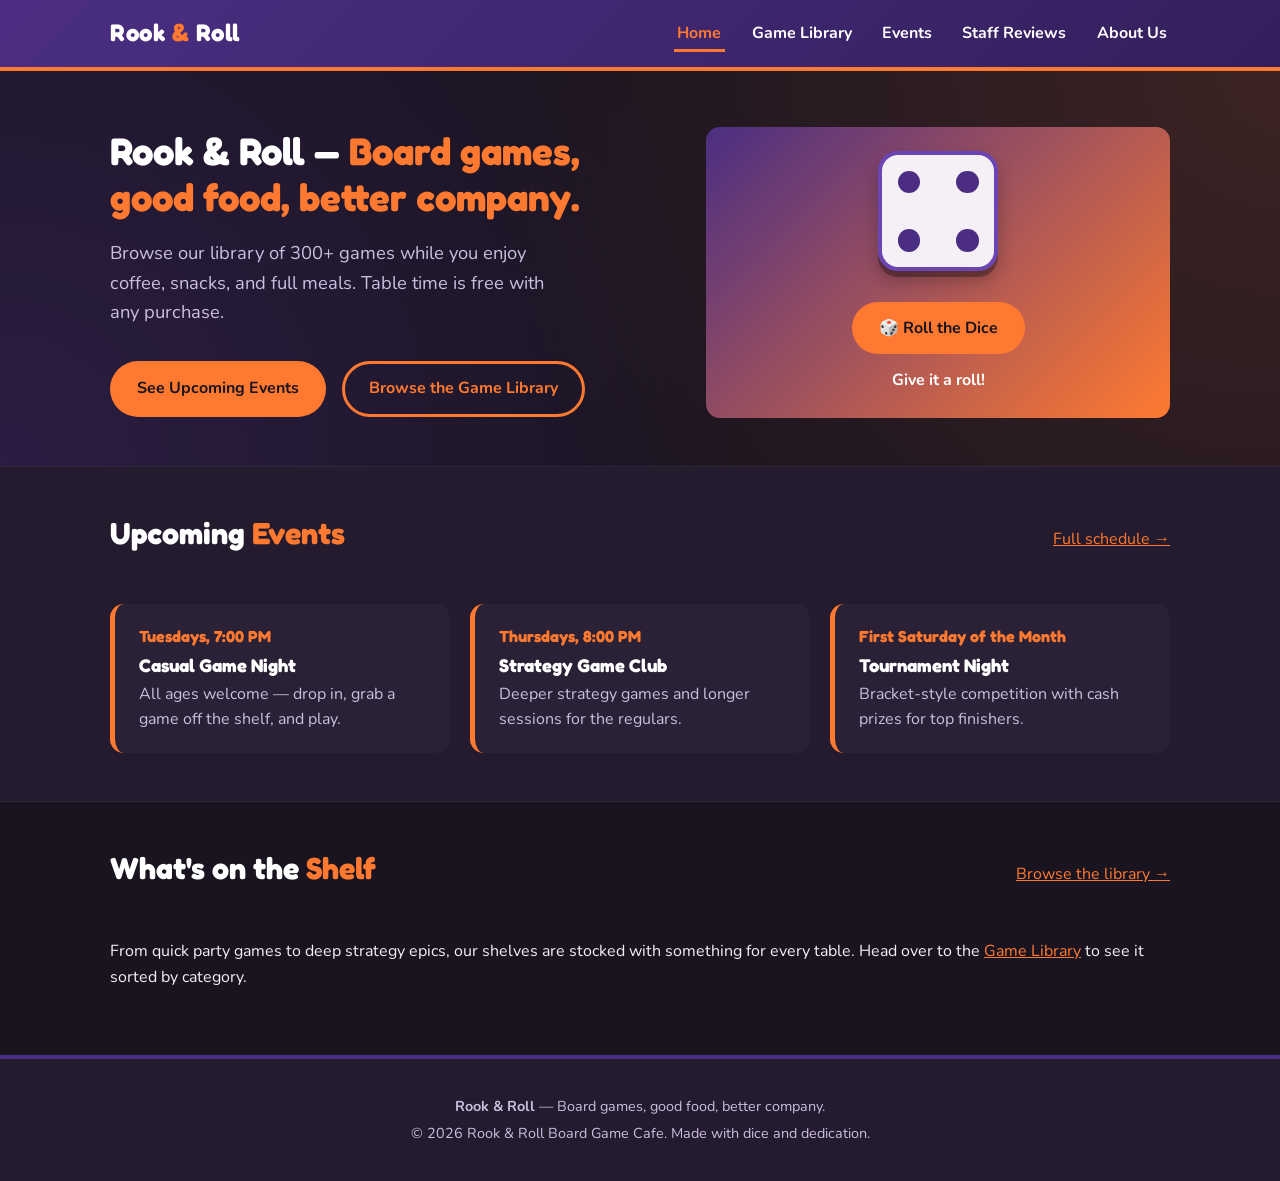
<file: index.html>
<!DOCTYPE html>
<html lang="en">
<head>
  <meta charset="UTF-8">
  <meta name="viewport" content="width=device-width, initial-scale=1.0">
  <title>Rook &amp; Roll — Board Game Cafe</title>
  <meta name="description" content="Rook & Roll is a board game cafe with a 300+ game library, coffee, snacks, and full meals. Free table time with any purchase.">
  <meta name="theme-color" content="#4B2E83">
  <link rel="preconnect" href="https://fonts.googleapis.com">
  <link rel="preconnect" href="https://fonts.gstatic.com" crossorigin>
  <link href="https://fonts.googleapis.com/css2?family=Fredoka:wght@500;700&family=Nunito:wght@400;700;800&display=swap" rel="stylesheet">
  <link rel="stylesheet" href="style.css">
</head>
<body>
  <a class="skip-link" href="#main-content">Skip to main content</a>

  <header class="site-header">
    <div class="nav-wrap">
      <a class="logo" href="index.html">Rook <span>&amp;</span> Roll</a>
      <button class="nav-toggle" aria-label="Toggle navigation menu" aria-expanded="false" aria-controls="main-nav"><span aria-hidden="true">☰</span></button>
      <nav class="main-nav" id="main-nav" aria-label="Primary">
        <ul>
          <li><a href="index.html" aria-current="page">Home</a></li>
          <li><a href="games.html">Game Library</a></li>
          <li><a href="events.html">Events</a></li>
          <li><a href="reviews.html">Staff Reviews</a></li>
          <li><a href="about.html">About Us</a></li>
        </ul>
      </nav>
    </div>
  </header>

  <main id="main-content">
    <section class="hero">
      <div class="container hero-grid">
        <div>
          <h1>Rook &amp; Roll — <span class="accent">Board games, good food, better company.</span></h1>
          <p class="lede">Browse our library of 300+ games while you enjoy coffee, snacks, and full meals. Table time is free with any purchase.</p>
          <a class="btn" href="events.html">See Upcoming Events</a>
          <a class="btn secondary" href="games.html" style="margin-left:0.75rem;">Browse the Game Library</a>
        </div>
        <div class="hero-art">
          <div class="dice-tile">
            <div class="die" id="heroDie">
              <div class="die-face" id="dieFace" data-value="4" role="img" aria-label="Die showing 4">
                <span class="pip" data-pos="1" aria-hidden="true"></span>
                <span class="pip" data-pos="2" aria-hidden="true"></span>
                <span class="pip" data-pos="3" aria-hidden="true"></span>
                <span class="pip" data-pos="4" aria-hidden="true"></span>
                <span class="pip" data-pos="5" aria-hidden="true"></span>
                <span class="pip" data-pos="6" aria-hidden="true"></span>
                <span class="pip" data-pos="7" aria-hidden="true"></span>
                <span class="pip" data-pos="8" aria-hidden="true"></span>
                <span class="pip" data-pos="9" aria-hidden="true"></span>
              </div>
            </div>
            <button type="button" class="btn roll-btn" id="rollDieBtn"><span aria-hidden="true">🎲</span> Roll the Dice</button>
            <p class="dice-status" id="diceStatus" role="status" aria-live="polite">Give it a roll!</p>
            <noscript>
              <p class="dice-status">Enable JavaScript to roll the dice — it's currently just showing a 4.</p>
            </noscript>
          </div>
        </div>
      </div>
    </section>

    <section class="alt">
      <div class="container">
        <div class="section-heading">
          <h2>Upcoming <span class="accent">Events</span></h2>
          <a href="events.html">Full schedule <span aria-hidden="true">&rarr;</span></a>
        </div>
        <div class="event-grid">
          <div class="event-card">
            <span class="when">Tuesdays, 7:00 PM</span>
            <h3>Casual Game Night</h3>
            <p>All ages welcome — drop in, grab a game off the shelf, and play.</p>
          </div>
          <div class="event-card">
            <span class="when">Thursdays, 8:00 PM</span>
            <h3>Strategy Game Club</h3>
            <p>Deeper strategy games and longer sessions for the regulars.</p>
          </div>
          <div class="event-card">
            <span class="when">First Saturday of the Month</span>
            <h3>Tournament Night</h3>
            <p>Bracket-style competition with cash prizes for top finishers.</p>
          </div>
        </div>
      </div>
    </section>

    <section>
      <div class="container">
        <div class="section-heading">
          <h2>What's on the <span class="accent">Shelf</span></h2>
          <a href="games.html">Browse the library <span aria-hidden="true">&rarr;</span></a>
        </div>
        <p>From quick party games to deep strategy epics, our shelves are stocked with something for every table. Head over to the <a href="games.html">Game Library</a> to see it sorted by category.</p>
      </div>
    </section>
  </main>

  <footer class="site-footer">
    <div class="container">
      <p><strong>Rook &amp; Roll</strong> — Board games, good food, better company.</p>
      <p>&copy; <span data-year>2026</span> Rook &amp; Roll Board Game Cafe. Made with dice and dedication.</p>
    </div>
  </footer>

  <script src="script.js"></script>
</body>
</html>
</file>
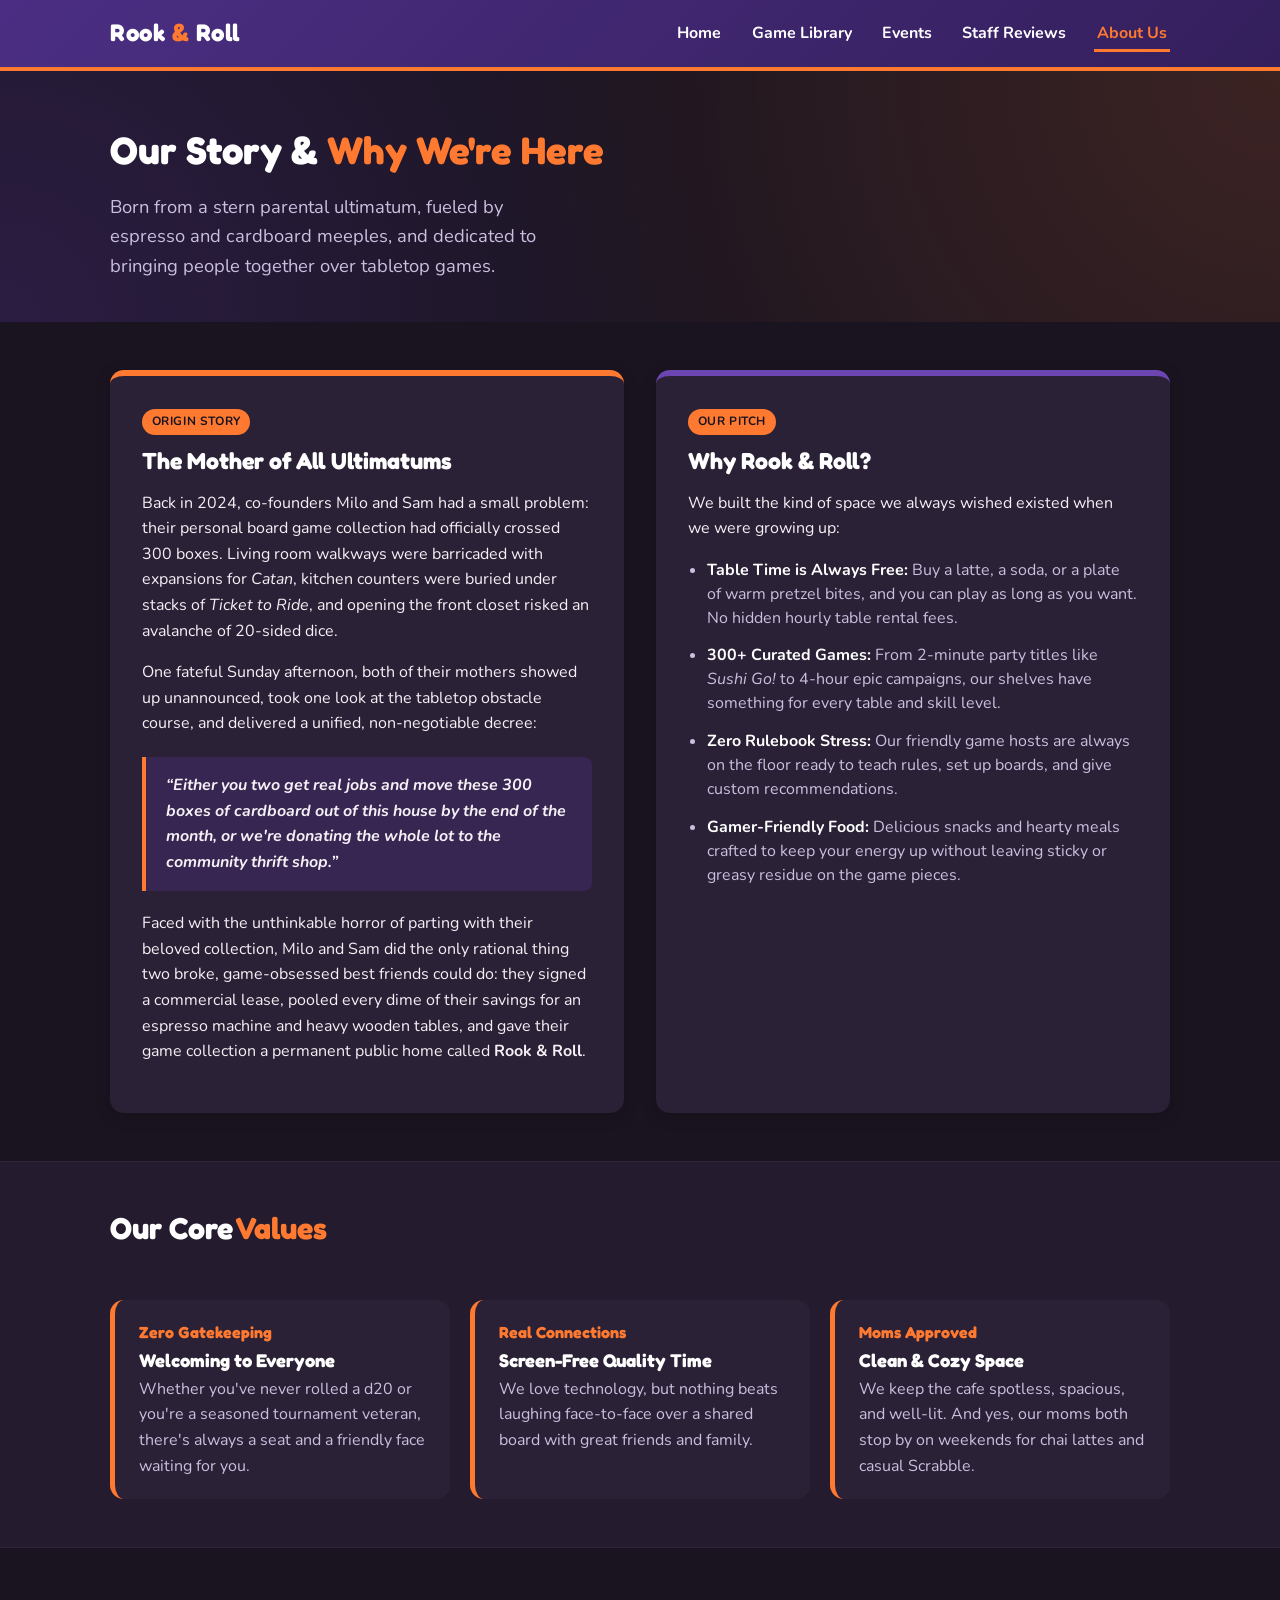
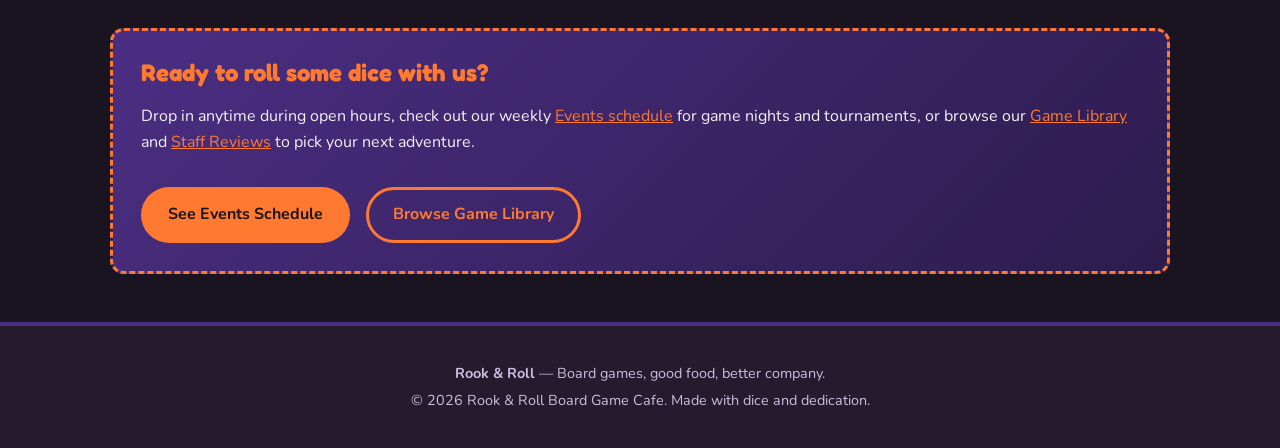
<file: about.html>
<!DOCTYPE html>
<html lang="en">
<head>
  <meta charset="UTF-8">
  <meta name="viewport" content="width=device-width, initial-scale=1.0">
  <title>About Us — Rook &amp; Roll</title>
  <meta name="description" content="Learn the story of Rook & Roll board game cafe — how two friends turned a parental ultimatum into a thriving 300+ game hangout with great food and coffee.">
  <meta name="theme-color" content="#4B2E83">
  <link rel="preconnect" href="https://fonts.googleapis.com">
  <link rel="preconnect" href="https://fonts.gstatic.com" crossorigin>
  <link href="https://fonts.googleapis.com/css2?family=Fredoka:wght@500;700&family=Nunito:wght@400;700;800&display=swap" rel="stylesheet">
  <link rel="stylesheet" href="style.css">
</head>
<body>
  <a class="skip-link" href="#main-content">Skip to main content</a>

  <header class="site-header">
    <div class="nav-wrap">
      <a class="logo" href="index.html">Rook <span>&amp;</span> Roll</a>
      <button class="nav-toggle" aria-label="Toggle navigation menu" aria-expanded="false" aria-controls="main-nav"><span aria-hidden="true">☰</span></button>
      <nav class="main-nav" id="main-nav" aria-label="Primary">
        <ul>
          <li><a href="index.html">Home</a></li>
          <li><a href="games.html">Game Library</a></li>
          <li><a href="events.html">Events</a></li>
          <li><a href="reviews.html">Staff Reviews</a></li>
          <li><a href="about.html" aria-current="page">About Us</a></li>
        </ul>
      </nav>
    </div>
  </header>

  <main id="main-content">
    <section class="hero" style="padding-bottom: 1.5rem;">
      <div class="container">
        <h1>Our Story &amp; <span class="accent">Why We're Here</span></h1>
        <p class="lede">Born from a stern parental ultimatum, fueled by espresso and cardboard meeples, and dedicated to bringing people together over tabletop games.</p>
      </div>
    </section>

    <section>
      <div class="container">
        <div class="story-grid">
          <div class="story-card">
            <span class="tag">Origin Story</span>
            <h2>The Mother of All Ultimatums</h2>
            <p>Back in 2024, co-founders Milo and Sam had a small problem: their personal board game collection had officially crossed 300 boxes. Living room walkways were barricaded with expansions for <em>Catan</em>, kitchen counters were buried under stacks of <em>Ticket to Ride</em>, and opening the front closet risked an avalanche of 20-sided dice.</p>
            <p>One fateful Sunday afternoon, both of their mothers showed up unannounced, took one look at the tabletop obstacle course, and delivered a unified, non-negotiable decree:</p>
            <blockquote class="story-quote">
              <p>“Either you two get real jobs and move these 300 boxes of cardboard out of this house by the end of the month, or we're donating the whole lot to the community thrift shop.”</p>
            </blockquote>
            <p>Faced with the unthinkable horror of parting with their beloved collection, Milo and Sam did the only rational thing two broke, game-obsessed best friends could do: they signed a commercial lease, pooled every dime of their savings for an espresso machine and heavy wooden tables, and gave their game collection a permanent public home called <strong>Rook &amp; Roll</strong>.</p>
          </div>

          <div class="story-card pitch-card">
            <span class="tag">Our Pitch</span>
            <h2>Why Rook &amp; Roll?</h2>
            <p>We built the kind of space we always wished existed when we were growing up:</p>
            <ul class="pitch-list">
              <li><strong>Table Time is Always Free:</strong> Buy a latte, a soda, or a plate of warm pretzel bites, and you can play as long as you want. No hidden hourly table rental fees.</li>
              <li><strong>300+ Curated Games:</strong> From 2-minute party titles like <em>Sushi Go!</em> to 4-hour epic campaigns, our shelves have something for every table and skill level.</li>
              <li><strong>Zero Rulebook Stress:</strong> Our friendly game hosts are always on the floor ready to teach rules, set up boards, and give custom recommendations.</li>
              <li><strong>Gamer-Friendly Food:</strong> Delicious snacks and hearty meals crafted to keep your energy up without leaving sticky or greasy residue on the game pieces.</li>
            </ul>
          </div>
        </div>
      </div>
    </section>

    <section class="alt">
      <div class="container">
        <div class="section-heading">
          <h2>Our Core <span class="accent">Values</span></h2>
        </div>
        <div class="event-grid">
          <div class="event-card">
            <span class="when">Zero Gatekeeping</span>
            <h3>Welcoming to Everyone</h3>
            <p>Whether you've never rolled a d20 or you're a seasoned tournament veteran, there's always a seat and a friendly face waiting for you.</p>
          </div>
          <div class="event-card">
            <span class="when">Real Connections</span>
            <h3>Screen-Free Quality Time</h3>
            <p>We love technology, but nothing beats laughing face-to-face over a shared board with great friends and family.</p>
          </div>
          <div class="event-card">
            <span class="when">Moms Approved</span>
            <h3>Clean &amp; Cozy Space</h3>
            <p>We keep the cafe spotless, spacious, and well-lit. And yes, our moms both stop by on weekends for chai lattes and casual Scrabble.</p>
          </div>
        </div>
      </div>
    </section>

    <section>
      <div class="container">
        <div class="callout">
          <h2>Ready to roll some dice with us?</h2>
          <p>Drop in anytime during open hours, check out our weekly <a href="events.html">Events schedule</a> for game nights and tournaments, or browse our <a href="games.html">Game Library</a> and <a href="reviews.html">Staff Reviews</a> to pick your next adventure.</p>
          <div style="margin-top: 1rem;"><a class="btn" href="events.html">See Events Schedule</a> <a class="btn secondary" href="games.html" style="margin-left: 0.75rem;">Browse Game Library</a></div>
        </div>
      </div>
    </section>
  </main>

  <footer class="site-footer">
    <div class="container">
      <p><strong>Rook &amp; Roll</strong> — Board games, good food, better company.</p>
      <p>&copy; <span data-year>2026</span> Rook &amp; Roll Board Game Cafe. Made with dice and dedication.</p>
    </div>
  </footer>

  <script src="script.js"></script>
</body>
</html>
</file>
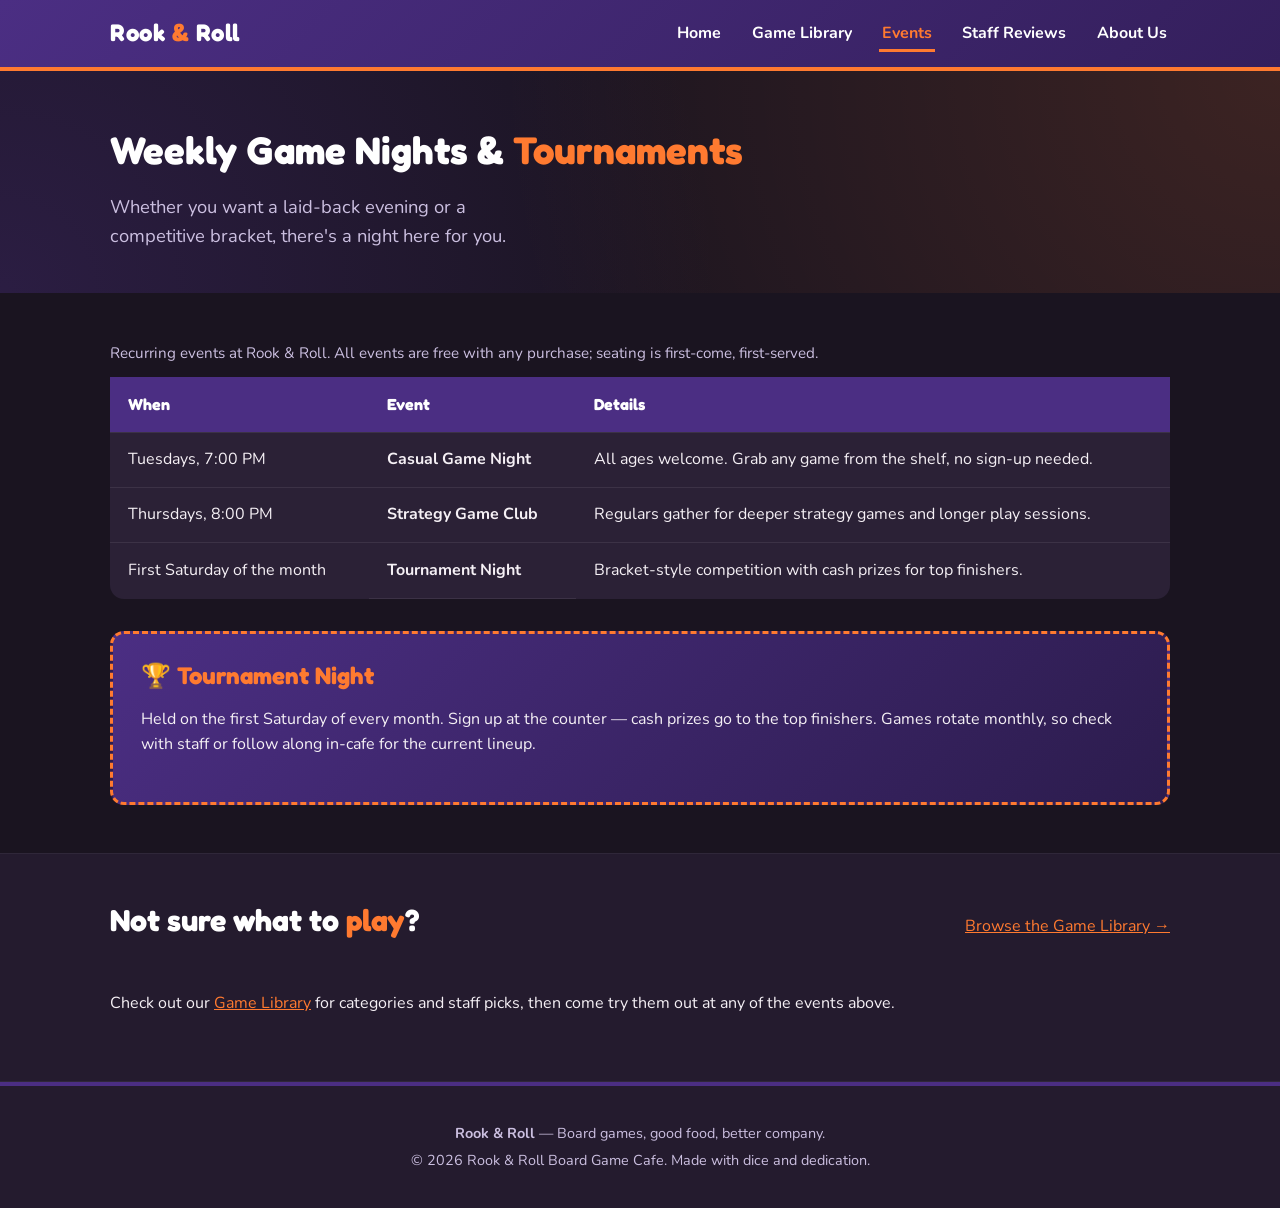
<file: events.html>
<!DOCTYPE html>
<html lang="en">
<head>
  <meta charset="UTF-8">
  <meta name="viewport" content="width=device-width, initial-scale=1.0">
  <title>Events — Rook &amp; Roll</title>
  <meta name="description" content="Weekly game nights and monthly tournaments at Rook & Roll board game cafe.">
  <meta name="theme-color" content="#4B2E83">
  <link rel="preconnect" href="https://fonts.googleapis.com">
  <link rel="preconnect" href="https://fonts.gstatic.com" crossorigin>
  <link href="https://fonts.googleapis.com/css2?family=Fredoka:wght@500;700&family=Nunito:wght@400;700;800&display=swap" rel="stylesheet">
  <link rel="stylesheet" href="style.css">
</head>
<body>
  <a class="skip-link" href="#main-content">Skip to main content</a>

  <header class="site-header">
    <div class="nav-wrap">
      <a class="logo" href="index.html">Rook <span>&amp;</span> Roll</a>
      <button class="nav-toggle" aria-label="Toggle navigation menu" aria-expanded="false" aria-controls="main-nav"><span aria-hidden="true">☰</span></button>
      <nav class="main-nav" id="main-nav" aria-label="Primary">
        <ul>
          <li><a href="index.html">Home</a></li>
          <li><a href="games.html">Game Library</a></li>
          <li><a href="events.html" aria-current="page">Events</a></li>
          <li><a href="reviews.html">Staff Reviews</a></li>
          <li><a href="about.html">About Us</a></li>
        </ul>
      </nav>
    </div>
  </header>

  <main id="main-content">
    <section class="hero" style="padding-bottom: 1.5rem;">
      <div class="container">
        <h1>Weekly Game Nights &amp; <span class="accent">Tournaments</span></h1>
        <p class="lede">Whether you want a laid-back evening or a competitive bracket, there's a night here for you.</p>
      </div>
    </section>

    <section>
      <div class="container">
        <table class="schedule-table">
          <caption>Recurring events at Rook &amp; Roll. All events are free with any purchase; seating is first-come, first-served.</caption>
          <thead>
            <tr>
              <th scope="col">When</th>
              <th scope="col">Event</th>
              <th scope="col">Details</th>
            </tr>
          </thead>
          <tbody>
            <tr>
              <td>Tuesdays, 7:00 PM</td>
              <th scope="row">Casual Game Night</th>
              <td>All ages welcome. Grab any game from the shelf, no sign-up needed.</td>
            </tr>
            <tr>
              <td>Thursdays, 8:00 PM</td>
              <th scope="row">Strategy Game Club</th>
              <td>Regulars gather for deeper strategy games and longer play sessions.</td>
            </tr>
            <tr>
              <td>First Saturday of the month</td>
              <th scope="row">Tournament Night</th>
              <td>Bracket-style competition with cash prizes for top finishers.</td>
            </tr>
          </tbody>
        </table>

        <div class="callout">
          <h2><span aria-hidden="true">🏆</span> Tournament Night</h2>
          <p>Held on the first Saturday of every month. Sign up at the counter — cash prizes go to the top finishers. Games rotate monthly, so check with staff or follow along in-cafe for the current lineup.</p>
        </div>
      </div>
    </section>

    <section class="alt">
      <div class="container">
        <div class="section-heading">
          <h2>Not sure what to <span class="accent">play</span>?</h2>
          <a href="games.html">Browse the Game Library <span aria-hidden="true">&rarr;</span></a>
        </div>
        <p>Check out our <a href="games.html">Game Library</a> for categories and staff picks, then come try them out at any of the events above.</p>
      </div>
    </section>
  </main>

  <footer class="site-footer">
    <div class="container">
      <p><strong>Rook &amp; Roll</strong> — Board games, good food, better company.</p>
      <p>&copy; <span data-year>2026</span> Rook &amp; Roll Board Game Cafe. Made with dice and dedication.</p>
    </div>
  </footer>

  <script src="script.js"></script>
</body>
</html>
</file>
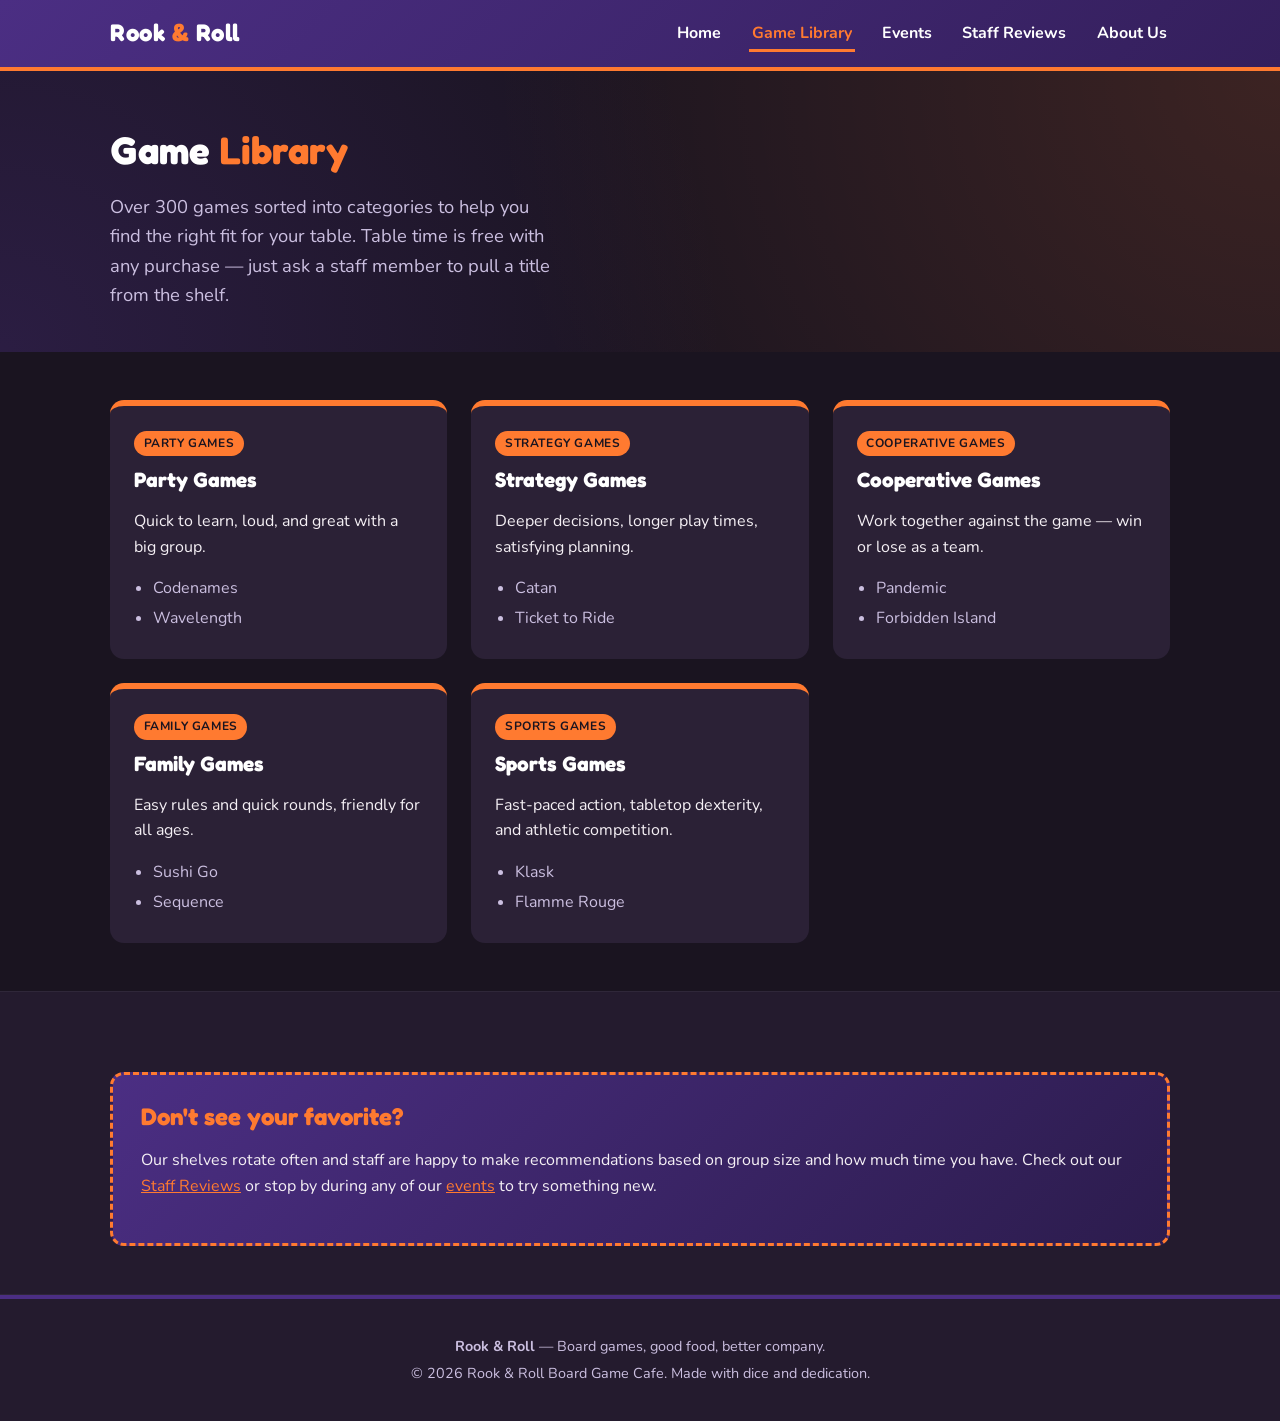
<file: games.html>
<!DOCTYPE html>
<html lang="en">
<head>
  <meta charset="UTF-8">
  <meta name="viewport" content="width=device-width, initial-scale=1.0">
  <title>Game Library — Rook &amp; Roll</title>
  <meta name="description" content="Explore the Rook & Roll game library: party, strategy, cooperative, family, and sports games available to play in-cafe.">
  <meta name="theme-color" content="#4B2E83">
  <link rel="preconnect" href="https://fonts.googleapis.com">
  <link rel="preconnect" href="https://fonts.gstatic.com" crossorigin>
  <link href="https://fonts.googleapis.com/css2?family=Fredoka:wght@500;700&family=Nunito:wght@400;700;800&display=swap" rel="stylesheet">
  <link rel="stylesheet" href="style.css">
</head>
<body>
  <a class="skip-link" href="#main-content">Skip to main content</a>

  <header class="site-header">
    <div class="nav-wrap">
      <a class="logo" href="index.html">Rook <span>&amp;</span> Roll</a>
      <button class="nav-toggle" aria-label="Toggle navigation menu" aria-expanded="false" aria-controls="main-nav"><span aria-hidden="true">☰</span></button>
      <nav class="main-nav" id="main-nav" aria-label="Primary">
        <ul>
          <li><a href="index.html">Home</a></li>
          <li><a href="games.html" aria-current="page">Game Library</a></li>
          <li><a href="events.html">Events</a></li>
          <li><a href="reviews.html">Staff Reviews</a></li>
          <li><a href="about.html">About Us</a></li>
        </ul>
      </nav>
    </div>
  </header>

  <main id="main-content">
    <section class="hero" style="padding-bottom: 1.5rem;">
      <div class="container">
        <h1>Game <span class="accent">Library</span></h1>
        <p class="lede">Over 300 games sorted into categories to help you find the right fit for your table. Table time is free with any purchase — just ask a staff member to pull a title from the shelf.</p>
      </div>
    </section>

    <section>
      <div class="container">
        <div class="game-grid">
          <article class="game-card">
            <span class="tag" aria-hidden="true">Party Games</span>
            <h2>Party Games</h2>
            <p>Quick to learn, loud, and great with a big group.</p>
            <ul>
              <li>Codenames</li>
              <li>Wavelength</li>
            </ul>
          </article>

          <article class="game-card">
            <span class="tag" aria-hidden="true">Strategy Games</span>
            <h2>Strategy Games</h2>
            <p>Deeper decisions, longer play times, satisfying planning.</p>
            <ul>
              <li>Catan</li>
              <li>Ticket to Ride</li>
            </ul>
          </article>

          <article class="game-card">
            <span class="tag" aria-hidden="true">Cooperative Games</span>
            <h2>Cooperative Games</h2>
            <p>Work together against the game — win or lose as a team.</p>
            <ul>
              <li>Pandemic</li>
              <li>Forbidden Island</li>
            </ul>
          </article>

          <article class="game-card">
            <span class="tag" aria-hidden="true">Family Games</span>
            <h2>Family Games</h2>
            <p>Easy rules and quick rounds, friendly for all ages.</p>
            <ul>
              <li>Sushi Go</li>
              <li>Sequence</li>
            </ul>
          </article>

          <article class="game-card">
            <span class="tag" aria-hidden="true">Sports Games</span>
            <h2>Sports Games</h2>
            <p>Fast-paced action, tabletop dexterity, and athletic competition.</p>
            <ul>
              <li>Klask</li>
              <li>Flamme Rouge</li>
            </ul>
          </article>
        </div>
      </div>
    </section>

    <section class="alt">
      <div class="container">
        <div class="callout">
          <h2>Don't see your favorite?</h2>
          <p>Our shelves rotate often and staff are happy to make recommendations based on group size and how much time you have. Check out our <a href="reviews.html">Staff Reviews</a> or stop by during any of our <a href="events.html">events</a> to try something new.</p>
        </div>
      </div>
    </section>
  </main>

  <footer class="site-footer">
    <div class="container">
      <p><strong>Rook &amp; Roll</strong> — Board games, good food, better company.</p>
      <p>&copy; <span data-year>2026</span> Rook &amp; Roll Board Game Cafe. Made with dice and dedication.</p>
    </div>
  </footer>

  <script src="script.js"></script>
</body>
</html>
</file>
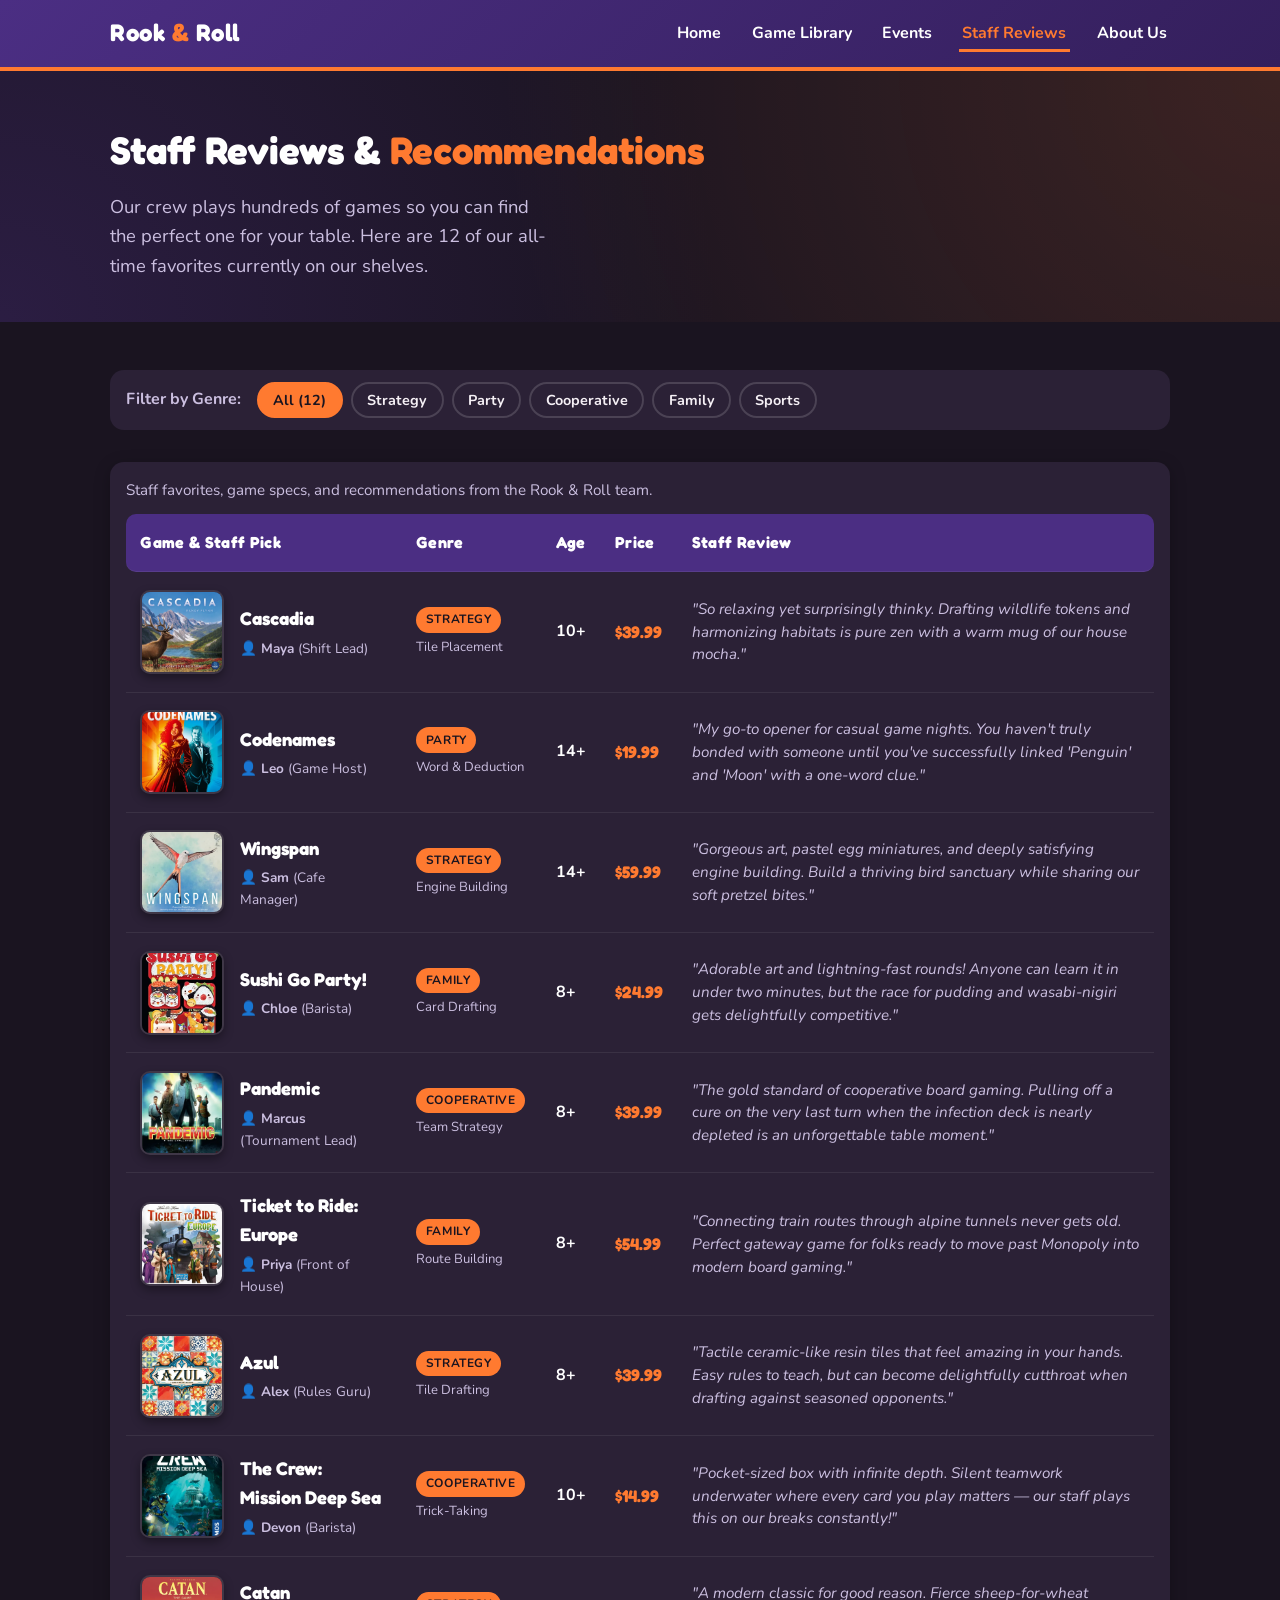
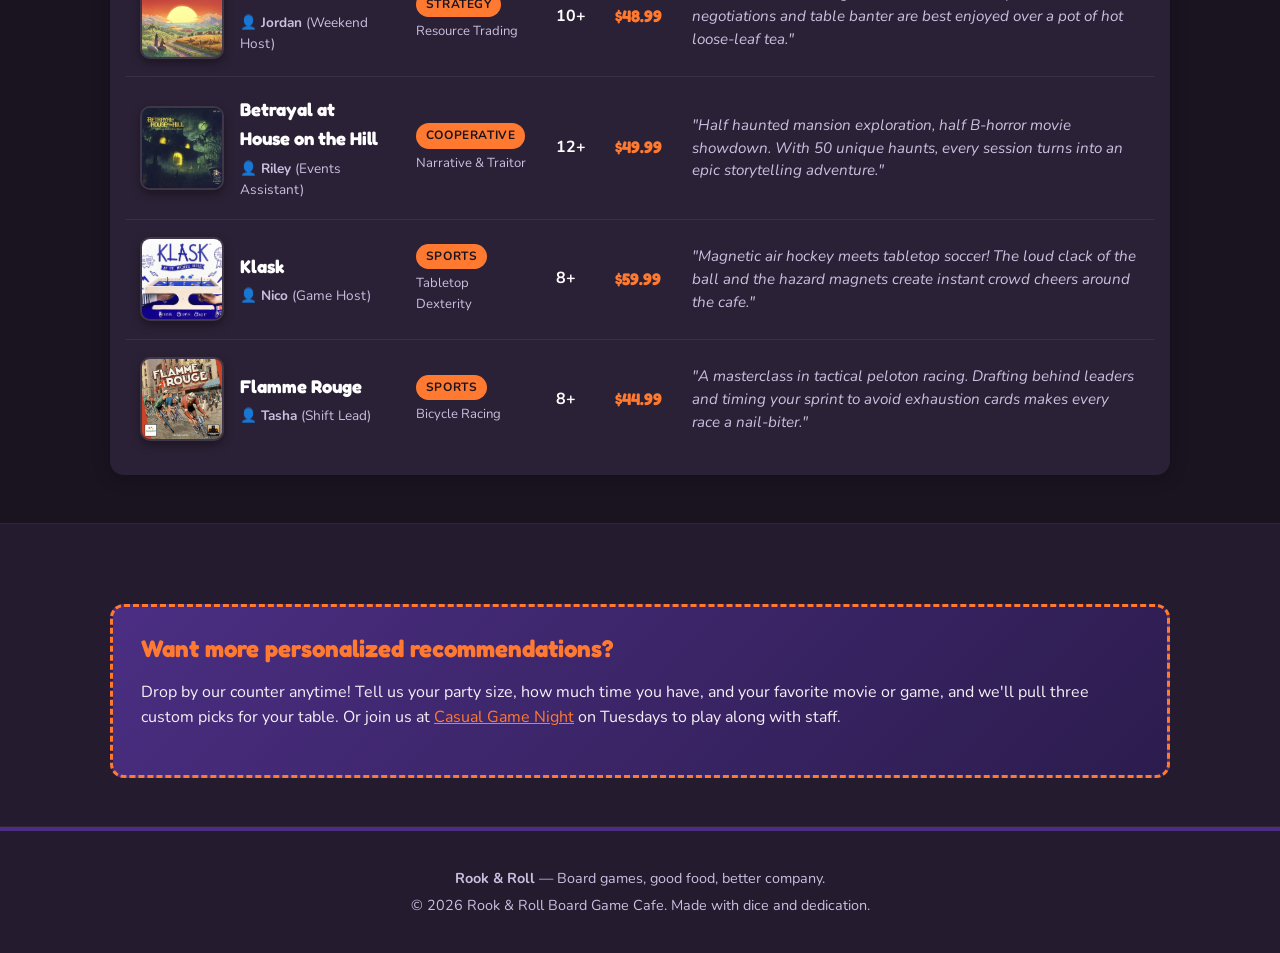
<file: reviews.html>
<!DOCTYPE html>
<html lang="en">
<head>
  <meta charset="UTF-8">
  <meta name="viewport" content="width=device-width, initial-scale=1.0">
  <title>Staff Reviews &amp; Recommendations — Rook &amp; Roll</title>
  <meta name="description" content="Staff picks and honest reviews of the best board games at Rook & Roll cafe, including genre, age range, and pricing.">
  <meta name="theme-color" content="#4B2E83">
  <link rel="preconnect" href="https://fonts.googleapis.com">
  <link rel="preconnect" href="https://fonts.gstatic.com" crossorigin>
  <link href="https://fonts.googleapis.com/css2?family=Fredoka:wght@500;700&family=Nunito:wght@400;700;800&display=swap" rel="stylesheet">
  <link rel="stylesheet" href="style.css">
</head>
<body>
  <a class="skip-link" href="#main-content">Skip to main content</a>

  <header class="site-header">
    <div class="nav-wrap">
      <a class="logo" href="index.html">Rook <span>&amp;</span> Roll</a>
      <button class="nav-toggle" aria-label="Toggle navigation menu" aria-expanded="false" aria-controls="main-nav"><span aria-hidden="true">☰</span></button>
      <nav class="main-nav" id="main-nav" aria-label="Primary">
        <ul>
          <li><a href="index.html">Home</a></li>
          <li><a href="games.html">Game Library</a></li>
          <li><a href="events.html">Events</a></li>
          <li><a href="reviews.html" aria-current="page">Staff Reviews</a></li>
          <li><a href="about.html">About Us</a></li>
        </ul>
      </nav>
    </div>
  </header>

  <main id="main-content">
    <section class="hero" style="padding-bottom: 1.5rem;">
      <div class="container">
        <h1>Staff Reviews &amp; <span class="accent">Recommendations</span></h1>
        <p class="lede">Our crew plays hundreds of games so you can find the perfect one for your table. Here are 12 of our all-time favorites currently on our shelves.</p>
      </div>
    </section>

    <section>
      <div class="container">
        <div class="filter-bar" role="toolbar" aria-label="Filter reviews by genre">
          <span class="filter-label">Filter by Genre:</span>
          <button type="button" class="filter-btn active" data-filter="all" aria-pressed="true">All (12)</button>
          <button type="button" class="filter-btn" data-filter="strategy" aria-pressed="false">Strategy</button>
          <button type="button" class="filter-btn" data-filter="party" aria-pressed="false">Party</button>
          <button type="button" class="filter-btn" data-filter="cooperative" aria-pressed="false">Cooperative</button>
          <button type="button" class="filter-btn" data-filter="family" aria-pressed="false">Family</button>
          <button type="button" class="filter-btn" data-filter="sports" aria-pressed="false">Sports</button>
        </div>

        <p class="visually-hidden" id="reviewFilterCount" aria-live="polite">Showing 12 of 12 reviews</p>

        <div class="reviews-table-wrap" tabindex="0" aria-label="Staff game reviews and recommendations table (scrollable horizontally if needed)">
          <table class="reviews-table">
            <caption>Staff favorites, game specs, and recommendations from the Rook &amp; Roll team.</caption>
            <thead>
              <tr>
                <th scope="col" class="th-game">Game &amp; Staff Pick</th>
                <th scope="col" class="th-genre">Genre</th>
                <th scope="col" class="th-age">Age</th>
                <th scope="col" class="th-price">Price</th>
                <th scope="col" class="th-review">Staff Review</th>
              </tr>
            </thead>
            <tbody>
              <!-- 1. Cascadia -->
              <tr class="review-row" data-genre="strategy">
                <th scope="row" class="game-cell">
                  <img src="images/cascadia.webp" alt="Box art for Cascadia board game" class="game-thumb" width="84" height="84" loading="lazy">
                  <div class="game-info">
                    <span class="game-title">Cascadia</span>
                    <span class="staff-byline"><span aria-hidden="true">👤</span> <strong>Maya</strong> <span class="staff-role">(Shift Lead)</span></span>
                  </div>
                </th>
                <td class="genre-cell"><span class="tag">Strategy</span><span class="genre-subtext">Tile Placement</span></td>
                <td class="meta-cell">10+</td>
                <td class="price-cell">$39.99</td>
                <td class="quote-cell">
                  <blockquote class="review-quote">
                    <p>"So relaxing yet surprisingly thinky. Drafting wildlife tokens and harmonizing habitats is pure zen with a warm mug of our house mocha."</p>
                  </blockquote>
                </td>
              </tr>

              <!-- 2. Codenames -->
              <tr class="review-row" data-genre="party">
                <th scope="row" class="game-cell">
                  <img src="images/codenames.webp" alt="Box art for Codenames party game" class="game-thumb" width="84" height="84" loading="lazy">
                  <div class="game-info">
                    <span class="game-title">Codenames</span>
                    <span class="staff-byline"><span aria-hidden="true">👤</span> <strong>Leo</strong> <span class="staff-role">(Game Host)</span></span>
                  </div>
                </th>
                <td class="genre-cell"><span class="tag">Party</span><span class="genre-subtext">Word &amp; Deduction</span></td>
                <td class="meta-cell">14+</td>
                <td class="price-cell">$19.99</td>
                <td class="quote-cell">
                  <blockquote class="review-quote">
                    <p>"My go-to opener for casual game nights. You haven't truly bonded with someone until you've successfully linked 'Penguin' and 'Moon' with a one-word clue."</p>
                  </blockquote>
                </td>
              </tr>

              <!-- 3. Wingspan -->
              <tr class="review-row" data-genre="strategy">
                <th scope="row" class="game-cell">
                  <img src="images/wingspan.webp" alt="Box art for Wingspan board game" class="game-thumb" width="84" height="84" loading="lazy">
                  <div class="game-info">
                    <span class="game-title">Wingspan</span>
                    <span class="staff-byline"><span aria-hidden="true">👤</span> <strong>Sam</strong> <span class="staff-role">(Cafe Manager)</span></span>
                  </div>
                </th>
                <td class="genre-cell"><span class="tag">Strategy</span><span class="genre-subtext">Engine Building</span></td>
                <td class="meta-cell">14+</td>
                <td class="price-cell">$59.99</td>
                <td class="quote-cell">
                  <blockquote class="review-quote">
                    <p>"Gorgeous art, pastel egg miniatures, and deeply satisfying engine building. Build a thriving bird sanctuary while sharing our soft pretzel bites."</p>
                  </blockquote>
                </td>
              </tr>

              <!-- 4. Sushi Go Party! -->
              <tr class="review-row" data-genre="family party">
                <th scope="row" class="game-cell">
                  <img src="images/sushigoparty.webp" alt="Box art for Sushi Go Party! card game" class="game-thumb" width="84" height="84" loading="lazy">
                  <div class="game-info">
                    <span class="game-title">Sushi Go Party!</span>
                    <span class="staff-byline"><span aria-hidden="true">👤</span> <strong>Chloe</strong> <span class="staff-role">(Barista)</span></span>
                  </div>
                </th>
                <td class="genre-cell"><span class="tag">Family</span><span class="genre-subtext">Card Drafting</span></td>
                <td class="meta-cell">8+</td>
                <td class="price-cell">$24.99</td>
                <td class="quote-cell">
                  <blockquote class="review-quote">
                    <p>"Adorable art and lightning-fast rounds! Anyone can learn it in under two minutes, but the race for pudding and wasabi-nigiri gets delightfully competitive."</p>
                  </blockquote>
                </td>
              </tr>

              <!-- 5. Pandemic -->
              <tr class="review-row" data-genre="cooperative">
                <th scope="row" class="game-cell">
                  <img src="images/pandemic.webp" alt="Box art for Pandemic cooperative game" class="game-thumb" width="84" height="84" loading="lazy">
                  <div class="game-info">
                    <span class="game-title">Pandemic</span>
                    <span class="staff-byline"><span aria-hidden="true">👤</span> <strong>Marcus</strong> <span class="staff-role">(Tournament Lead)</span></span>
                  </div>
                </th>
                <td class="genre-cell"><span class="tag">Cooperative</span><span class="genre-subtext">Team Strategy</span></td>
                <td class="meta-cell">8+</td>
                <td class="price-cell">$39.99</td>
                <td class="quote-cell">
                  <blockquote class="review-quote">
                    <p>"The gold standard of cooperative board gaming. Pulling off a cure on the very last turn when the infection deck is nearly depleted is an unforgettable table moment."</p>
                  </blockquote>
                </td>
              </tr>

              <!-- 6. Ticket to Ride: Europe -->
              <tr class="review-row" data-genre="strategy family">
                <th scope="row" class="game-cell">
                  <img src="images/tickettorideeurope.webp" alt="Box art for Ticket to Ride: Europe board game" class="game-thumb" width="84" height="84" loading="lazy">
                  <div class="game-info">
                    <span class="game-title">Ticket to Ride: Europe</span>
                    <span class="staff-byline"><span aria-hidden="true">👤</span> <strong>Priya</strong> <span class="staff-role">(Front of House)</span></span>
                  </div>
                </th>
                <td class="genre-cell"><span class="tag">Family</span><span class="genre-subtext">Route Building</span></td>
                <td class="meta-cell">8+</td>
                <td class="price-cell">$54.99</td>
                <td class="quote-cell">
                  <blockquote class="review-quote">
                    <p>"Connecting train routes through alpine tunnels never gets old. Perfect gateway game for folks ready to move past Monopoly into modern board gaming."</p>
                  </blockquote>
                </td>
              </tr>

              <!-- 7. Azul -->
              <tr class="review-row" data-genre="strategy family">
                <th scope="row" class="game-cell">
                  <img src="images/azul.webp" alt="Box art for Azul tile placement game" class="game-thumb" width="84" height="84" loading="lazy">
                  <div class="game-info">
                    <span class="game-title">Azul</span>
                    <span class="staff-byline"><span aria-hidden="true">👤</span> <strong>Alex</strong> <span class="staff-role">(Rules Guru)</span></span>
                  </div>
                </th>
                <td class="genre-cell"><span class="tag">Strategy</span><span class="genre-subtext">Tile Drafting</span></td>
                <td class="meta-cell">8+</td>
                <td class="price-cell">$39.99</td>
                <td class="quote-cell">
                  <blockquote class="review-quote">
                    <p>"Tactile ceramic-like resin tiles that feel amazing in your hands. Easy rules to teach, but can become delightfully cutthroat when drafting against seasoned opponents."</p>
                  </blockquote>
                </td>
              </tr>

              <!-- 8. The Crew: Mission Deep Sea -->
              <tr class="review-row" data-genre="cooperative">
                <th scope="row" class="game-cell">
                  <img src="images/thecrew.webp" alt="Box art for The Crew: Mission Deep Sea game" class="game-thumb" width="84" height="84" loading="lazy">
                  <div class="game-info">
                    <span class="game-title">The Crew: Mission Deep Sea</span>
                    <span class="staff-byline"><span aria-hidden="true">👤</span> <strong>Devon</strong> <span class="staff-role">(Barista)</span></span>
                  </div>
                </th>
                <td class="genre-cell"><span class="tag">Cooperative</span><span class="genre-subtext">Trick-Taking</span></td>
                <td class="meta-cell">10+</td>
                <td class="price-cell">$14.99</td>
                <td class="quote-cell">
                  <blockquote class="review-quote">
                    <p>"Pocket-sized box with infinite depth. Silent teamwork underwater where every card you play matters — our staff plays this on our breaks constantly!"</p>
                  </blockquote>
                </td>
              </tr>

              <!-- 9. Catan -->
              <tr class="review-row" data-genre="strategy">
                <th scope="row" class="game-cell">
                  <img src="images/catan.webp" alt="Box art for Catan board game" class="game-thumb" width="84" height="84" loading="lazy">
                  <div class="game-info">
                    <span class="game-title">Catan</span>
                    <span class="staff-byline"><span aria-hidden="true">👤</span> <strong>Jordan</strong> <span class="staff-role">(Weekend Host)</span></span>
                  </div>
                </th>
                <td class="genre-cell"><span class="tag">Strategy</span><span class="genre-subtext">Resource Trading</span></td>
                <td class="meta-cell">10+</td>
                <td class="price-cell">$48.99</td>
                <td class="quote-cell">
                  <blockquote class="review-quote">
                    <p>"A modern classic for good reason. Fierce sheep-for-wheat negotiations and table banter are best enjoyed over a pot of hot loose-leaf tea."</p>
                  </blockquote>
                </td>
              </tr>

              <!-- 10. Betrayal at House on the Hill -->
              <tr class="review-row" data-genre="party cooperative">
                <th scope="row" class="game-cell">
                  <img src="images/betrayalathouseonthehill.webp" alt="Box art for Betrayal at House on the Hill game" class="game-thumb" width="84" height="84" loading="lazy">
                  <div class="game-info">
                    <span class="game-title">Betrayal at House on the Hill</span>
                    <span class="staff-byline"><span aria-hidden="true">👤</span> <strong>Riley</strong> <span class="staff-role">(Events Assistant)</span></span>
                  </div>
                </th>
                <td class="genre-cell"><span class="tag">Cooperative</span><span class="genre-subtext">Narrative &amp; Traitor</span></td>
                <td class="meta-cell">12+</td>
                <td class="price-cell">$49.99</td>
                <td class="quote-cell">
                  <blockquote class="review-quote">
                    <p>"Half haunted mansion exploration, half B-horror movie showdown. With 50 unique haunts, every session turns into an epic storytelling adventure."</p>
                  </blockquote>
                </td>
              </tr>

              <!-- 11. Klask -->
              <tr class="review-row" data-genre="sports family">
                <th scope="row" class="game-cell">
                  <img src="images/klask.webp" alt="Box art for Klask tabletop dexterity sports game" class="game-thumb" width="84" height="84" loading="lazy">
                  <div class="game-info">
                    <span class="game-title">Klask</span>
                    <span class="staff-byline"><span aria-hidden="true">👤</span> <strong>Nico</strong> <span class="staff-role">(Game Host)</span></span>
                  </div>
                </th>
                <td class="genre-cell"><span class="tag">Sports</span><span class="genre-subtext">Tabletop Dexterity</span></td>
                <td class="meta-cell">8+</td>
                <td class="price-cell">$59.99</td>
                <td class="quote-cell">
                  <blockquote class="review-quote">
                    <p>"Magnetic air hockey meets tabletop soccer! The loud clack of the ball and the hazard magnets create instant crowd cheers around the cafe."</p>
                  </blockquote>
                </td>
              </tr>

              <!-- 12. Flamme Rouge -->
              <tr class="review-row" data-genre="sports strategy">
                <th scope="row" class="game-cell">
                  <img src="images/flammerouge.webp" alt="Box art for Flamme Rouge bicycle racing game" class="game-thumb" width="84" height="84" loading="lazy">
                  <div class="game-info">
                    <span class="game-title">Flamme Rouge</span>
                    <span class="staff-byline"><span aria-hidden="true">👤</span> <strong>Tasha</strong> <span class="staff-role">(Shift Lead)</span></span>
                  </div>
                </th>
                <td class="genre-cell"><span class="tag">Sports</span><span class="genre-subtext">Bicycle Racing</span></td>
                <td class="meta-cell">8+</td>
                <td class="price-cell">$44.99</td>
                <td class="quote-cell">
                  <blockquote class="review-quote">
                    <p>"A masterclass in tactical peloton racing. Drafting behind leaders and timing your sprint to avoid exhaustion cards makes every race a nail-biter."</p>
                  </blockquote>
                </td>
              </tr>
            </tbody>
          </table>
        </div>
      </div>
    </section>

    <section class="alt">
      <div class="container">
        <div class="callout">
          <h2>Want more personalized recommendations?</h2>
          <p>Drop by our counter anytime! Tell us your party size, how much time you have, and your favorite movie or game, and we'll pull three custom picks for your table. Or join us at <a href="events.html">Casual Game Night</a> on Tuesdays to play along with staff.</p>
        </div>
      </div>
    </section>
  </main>

  <footer class="site-footer">
    <div class="container">
      <p><strong>Rook &amp; Roll</strong> — Board games, good food, better company.</p>
      <p>&copy; <span data-year>2026</span> Rook &amp; Roll Board Game Cafe. Made with dice and dedication.</p>
    </div>
  </footer>

  <script src="script.js"></script>
</body>
</html>
</file>
<file: style.css>
/* Rook & Roll — shared styles */

:root {
  --purple: #4B2E83;
  --purple-light: #6b46b3;
  --orange: #FF7A30;
  --orange-dark: #e0651e;
  --bg: #1a1420;
  --bg-alt: #241b2e;
  --card-bg: #2b2136;
  --text: #f5f0f5;
  --text-muted: #cbbfe0;
  --border-radius: 14px;
  --max-width: 1100px;
}

* {
  box-sizing: border-box;
}

html {
  scroll-behavior: smooth;
}

/* Scroll progress and gentle, viewport-triggered card reveals */
.scroll-progress {
  position: fixed;
  inset: 0 0 auto;
  height: 4px;
  z-index: 200;
  pointer-events: none;
}

.scroll-progress-bar {
  width: 100%;
  height: 100%;
  background: var(--orange);
  transform: scaleX(0);
  transform-origin: left center;
}

.scroll-reveal {
  opacity: 0;
  transform: translateY(18px);
  transition: opacity 450ms ease, transform 450ms ease;
}

.scroll-reveal.is-visible {
  opacity: 1;
  transform: translateY(0);
}

@media (prefers-reduced-motion: reduce) {
  html {
    scroll-behavior: auto;
  }

  .scroll-reveal,
  .scroll-reveal.is-visible {
    opacity: 1;
    transform: none;
    transition: none;
  }
}

body {
  margin: 0;
  background-color: var(--bg);
  color: var(--text);
  font-family: "Nunito", -apple-system, BlinkMacSystemFont, "Segoe UI", sans-serif;
  line-height: 1.6;
}

h1, h2, h3, h4 {
  font-family: "Fredoka", "Nunito", sans-serif;
  line-height: 1.2;
  margin-top: 0;
}

a {
  color: var(--orange);
  text-decoration: underline;
}

a:hover,
a:focus {
  color: #ffb27a;
}

img, svg {
  max-width: 100%;
}

/* Focus visibility for accessibility */
:focus-visible {
  outline: 3px solid var(--orange);
  outline-offset: 2px;
}

/* Skip link */
.skip-link {
  position: absolute;
  left: -999px;
  top: auto;
  background: var(--orange);
  color: #1a1420;
  padding: 0.75rem 1rem;
  z-index: 1000;
  font-weight: 700;
  border-radius: 0 0 8px 0;
  text-decoration: none;
}

.skip-link:focus {
  left: 0;
  top: 0;
}

.container {
  max-width: var(--max-width);
  margin: 0 auto;
  padding: 0 1.25rem;
}

/* Header / Nav */
header.site-header {
  background: linear-gradient(135deg, var(--purple), #341f5c);
  border-bottom: 4px solid var(--orange);
  position: sticky;
  top: 0;
  z-index: 100;
}

.nav-wrap {
  display: flex;
  align-items: center;
  justify-content: space-between;
  padding: 0.9rem 1.25rem;
  max-width: var(--max-width);
  margin: 0 auto;
}

.logo {
  font-family: "Fredoka", sans-serif;
  font-size: 1.5rem;
  color: #fff;
  text-decoration: none;
  font-weight: 700;
  letter-spacing: 0.5px;
}

.logo span {
  color: var(--orange);
}

.nav-toggle {
  display: none;
  background: transparent;
  border: 2px solid var(--orange);
  color: #fff;
  padding: 0.4rem 0.6rem;
  border-radius: 8px;
  font-size: 1.1rem;
  cursor: pointer;
}

nav.main-nav ul {
  list-style: none;
  display: flex;
  gap: 1.5rem;
  margin: 0;
  padding: 0;
}

nav.main-nav a {
  color: #fff;
  text-decoration: none;
  font-weight: 700;
  padding: 0.35rem 0.2rem;
  border-bottom: 3px solid transparent;
}

nav.main-nav a:hover,
nav.main-nav a:focus {
  border-bottom-color: var(--orange);
}

nav.main-nav a[aria-current="page"] {
  border-bottom-color: var(--orange);
  color: var(--orange);
}

@media (max-width: 640px) {
  .nav-toggle {
    display: inline-block;
  }

  nav.main-nav {
    display: none;
    width: 100%;
  }

  nav.main-nav.open {
    display: block;
  }

  nav.main-nav ul {
    flex-direction: column;
    gap: 0.25rem;
    padding: 1rem 0;
  }

  .nav-wrap {
    flex-wrap: wrap;
  }
}

/* Hero */
.hero {
  padding: 3.5rem 0 3rem;
  background: radial-gradient(circle at top right, rgba(255,122,48,0.15), transparent 60%),
              radial-gradient(circle at bottom left, rgba(75,46,131,0.35), transparent 55%);
}

.hero-grid {
  display: grid;
  grid-template-columns: 1.2fr 1fr;
  gap: 2.5rem;
  align-items: center;
}

@media (max-width: 800px) {
  .hero-grid {
    grid-template-columns: 1fr;
  }
}

.hero h1 {
  font-size: 2.4rem;
  color: #fff;
  margin-bottom: 1rem;
}

.hero h1 .accent {
  color: var(--orange);
}

.hero p.lede {
  font-size: 1.15rem;
  color: var(--text-muted);
  max-width: 40ch;
}

.hero-art {
  background: linear-gradient(135deg, var(--purple), var(--orange));
  border-radius: var(--border-radius);
  padding: 1.5rem;
  display: flex;
  align-items: center;
  justify-content: center;
  min-height: 220px;
}

/* Interactive dice tile */
.dice-tile {
  display: flex;
  flex-direction: column;
  align-items: center;
  gap: 0.9rem;
  text-align: center;
}

.die {
  width: 120px;
  height: 120px;
  background: #f5f0f5;
  border: 4px solid var(--purple-light);
  border-radius: 20px;
  box-shadow: 0 6px 0 rgba(0, 0, 0, 0.3), 0 10px 18px rgba(0, 0, 0, 0.25);
}

.die-face {
  display: grid;
  grid-template-columns: repeat(3, 1fr);
  grid-template-rows: repeat(3, 1fr);
  width: 100%;
  height: 100%;
  padding: 14%;
  gap: 8%;
  box-sizing: border-box;
}

.pip {
  width: 100%;
  height: 100%;
  border-radius: 50%;
  background: var(--purple);
  opacity: 0;
  transform: scale(0.5);
  transition: opacity 0.2s ease, transform 0.2s ease;
}

.pip.visible {
  opacity: 1;
  transform: scale(1);
}

.roll-btn {
  margin-top: 0;
}

.roll-btn:disabled {
  opacity: 0.6;
  cursor: not-allowed;
  transform: none;
}

.dice-status {
  margin: 0;
  color: #fff;
  font-weight: 700;
  min-height: 1.4em;
}

@keyframes dice-roll {
  0% { transform: rotate(0deg) scale(1); }
  30% { transform: rotate(120deg) scale(1.08); }
  60% { transform: rotate(240deg) scale(0.95); }
  100% { transform: rotate(360deg) scale(1); }
}

.die.rolling {
  animation: dice-roll 0.6s ease-in-out;
}

@media (prefers-reduced-motion: reduce) {
  .die.rolling {
    animation: none;
  }
}

/* Buttons */
.btn {
  display: inline-block;
  background: var(--orange);
  color: #1a1420;
  font-weight: 700;
  text-decoration: none;
  padding: 0.75rem 1.5rem;
  border-radius: 999px;
  margin-top: 1rem;
  border: 3px solid transparent;
  transition: transform 0.15s ease;
  cursor: pointer;
  font-family: inherit;
  font-size: 1rem;
}

.btn:hover,
.btn:focus {
  background: var(--orange-dark);
  transform: translateY(-2px);
  color: #fff;
}

.btn.secondary {
  background: transparent;
  border-color: var(--orange);
  color: var(--orange);
}

.btn.secondary:hover,
.btn.secondary:focus {
  background: var(--orange);
  color: #1a1420;
}

/* Sections */
main section {
  padding: 3rem 0;
}

section.alt {
  background: var(--bg-alt);
  border-top: 1px solid rgba(255,255,255,0.05);
  border-bottom: 1px solid rgba(255,255,255,0.05);
}

.section-heading {
  display: flex;
  align-items: baseline;
  justify-content: space-between;
  flex-wrap: wrap;
  gap: 1rem;
  margin-bottom: 1.75rem;
}

.section-heading h2 {
  font-size: 1.9rem;
  color: #fff;
}

.section-heading h2 .accent {
  color: var(--orange);
}

/* Event cards */
.event-grid {
  display: grid;
  grid-template-columns: repeat(auto-fit, minmax(230px, 1fr));
  gap: 1.25rem;
}

.event-card {
  background: var(--card-bg);
  border-left: 5px solid var(--orange);
  border-radius: var(--border-radius);
  padding: 1.25rem 1.5rem;
}

.event-card .when {
  color: var(--orange);
  font-weight: 700;
  font-family: "Fredoka", sans-serif;
  display: block;
  margin-bottom: 0.25rem;
}

.event-card h3 {
  font-size: 1.15rem;
  margin-bottom: 0.35rem;
  color: #fff;
}

.event-card p {
  margin: 0;
  color: var(--text-muted);
}

/* Tournament callout */
.callout {
  background: linear-gradient(135deg, var(--purple), #2c1c4d);
  border: 3px dashed var(--orange);
  border-radius: var(--border-radius);
  padding: 1.75rem;
  margin-top: 2rem;
}

.callout h2 {
  color: var(--orange);
  margin-bottom: 0.5rem;
}

/* Story & About Page */
.story-grid {
  display: grid;
  grid-template-columns: 1fr 1fr;
  gap: 2rem;
  align-items: stretch;
}

@media (max-width: 800px) {
  .story-grid {
    grid-template-columns: 1fr;
  }
}

.story-card {
  background: var(--card-bg);
  border-radius: var(--border-radius);
  padding: 2rem;
  border-top: 6px solid var(--orange);
  box-shadow: 0 4px 16px rgba(0, 0, 0, 0.2);
}

.story-card.pitch-card {
  border-top-color: var(--purple-light);
}

.story-card h2 {
  color: #fff;
  font-size: 1.45rem;
  margin-bottom: 1rem;
}

.story-quote {
  background: rgba(75, 46, 131, 0.35);
  border-left: 4px solid var(--orange);
  margin: 1.25rem 0;
  padding: 1rem 1.25rem;
  border-radius: 0 8px 8px 0;
  font-style: italic;
  color: var(--text);
  font-weight: 700;
}

.story-quote p {
  margin: 0;
}

.pitch-list {
  margin: 1rem 0 0;
  padding-left: 1.2rem;
  color: var(--text-muted);
}

.pitch-list li {
  margin-bottom: 0.85rem;
  line-height: 1.5;
}

.pitch-list strong {
  color: #fff;
}

/* Game library grid */
.game-grid {
  display: grid;
  grid-template-columns: repeat(auto-fit, minmax(260px, 1fr));
  gap: 1.5rem;
}

.game-card {
  background: var(--card-bg);
  border-radius: var(--border-radius);
  padding: 1.5rem;
  border-top: 6px solid var(--orange);
  transition: transform 0.2s ease, box-shadow 0.2s ease;
}

.game-card:hover,
.game-card:focus-within {
  transform: translateY(-4px);
  box-shadow: 0 10px 24px rgba(0,0,0,0.35);
}

.game-card h2 {
  color: #fff;
  font-size: 1.3rem;
  margin-bottom: 0.75rem;
}

.tag {
  display: inline-block;
  background: var(--orange);
  color: #1a1420;
  font-size: 0.75rem;
  font-weight: 700;
  text-transform: uppercase;
  letter-spacing: 0.05em;
  padding: 0.2rem 0.6rem;
  border-radius: 999px;
  margin-bottom: 0.75rem;
}

.game-card ul {
  margin: 0;
  padding-left: 1.2rem;
  color: var(--text-muted);
}

.game-card ul li {
  margin-bottom: 0.25rem;
}

/* Reviews wall & filter toolbar */
.filter-bar {
  display: flex;
  flex-wrap: wrap;
  align-items: center;
  gap: 0.5rem;
  margin-bottom: 2rem;
  background: var(--card-bg);
  padding: 0.75rem 1rem;
  border-radius: var(--border-radius);
}

.filter-label {
  font-weight: 700;
  color: var(--text-muted);
  margin-right: 0.5rem;
}

.filter-btn {
  background: transparent;
  color: var(--text);
  border: 2px solid rgba(255, 255, 255, 0.15);
  border-radius: 999px;
  padding: 0.35rem 0.9rem;
  font-family: inherit;
  font-size: 0.9rem;
  font-weight: 700;
  cursor: pointer;
  transition: all 0.15s ease;
}

.filter-btn:hover,
.filter-btn:focus {
  border-color: var(--orange);
  color: var(--orange);
}

.filter-btn.active {
  background: var(--orange);
  color: #1a1420;
  border-color: var(--orange);
}

.reviews-grid {
  display: grid;
  grid-template-columns: repeat(auto-fit, minmax(320px, 1fr));
  gap: 1.5rem;
}

.review-card {
  background: var(--card-bg);
  border-radius: var(--border-radius);
  padding: 1.5rem;
  border-top: 5px solid var(--purple-light);
  display: flex;
  flex-direction: column;
  justify-content: space-between;
  box-shadow: 0 4px 12px rgba(0, 0, 0, 0.2);
  transition: transform 0.2s ease, box-shadow 0.2s ease;
}

.review-card:hover,
.review-card:focus-within {
  transform: translateY(-3px);
  box-shadow: 0 8px 20px rgba(0, 0, 0, 0.35);
}

.review-card h2 {
  font-size: 1.35rem;
  color: #fff;
  margin: 0.4rem 0 0.25rem;
}

.staff-byline {
  font-size: 0.92rem;
  color: var(--text);
  margin: 0.25rem 0 0.75rem;
}

.staff-role {
  color: var(--text-muted);
  font-size: 0.85rem;
}

.game-meta {
  display: grid;
  grid-template-columns: repeat(3, 1fr);
  gap: 0.5rem;
  background: rgba(0, 0, 0, 0.25);
  border-radius: 8px;
  padding: 0.65rem 0.75rem;
  margin: 0.75rem 0 1rem;
}

.game-meta dt {
  font-size: 0.72rem;
  text-transform: uppercase;
  letter-spacing: 0.05em;
  color: var(--text-muted);
  font-weight: 700;
}

.game-meta dd {
  margin: 0.15rem 0 0;
  font-size: 0.9rem;
  font-weight: 700;
  color: #fff;
}

.review-quote {
  margin: 0;
  padding: 0.75rem 0 0;
  border-top: 1px dashed rgba(255, 255, 255, 0.12);
  font-style: italic;
  color: var(--text-muted);
  line-height: 1.5;
}

.review-quote p {
  margin: 0;
}

/* Tables (events schedule & reviews table) */
.schedule-table {
  width: 100%;
  border-collapse: collapse;
  background: var(--card-bg);
  border-radius: var(--border-radius);
  overflow: hidden;
}

.schedule-table caption,
.reviews-table caption {
  text-align: left;
  color: var(--text-muted);
  padding-bottom: 0.75rem;
  font-size: 0.95rem;
}

.schedule-table th,
.schedule-table td {
  text-align: left;
  padding: 0.9rem 1.1rem;
  border-bottom: 1px solid rgba(255,255,255,0.08);
}

.schedule-table thead th {
  background: var(--purple);
  color: #fff;
  font-family: "Fredoka", sans-serif;
}

.schedule-table tbody tr:last-child td {
  border-bottom: none;
}

/* Reviews Table Styles */
.reviews-table-wrap {
  background: var(--card-bg);
  border-radius: var(--border-radius);
  padding: 1rem;
  box-shadow: 0 4px 16px rgba(0, 0, 0, 0.25);
  overflow-x: auto;
}

.reviews-table {
  width: 100%;
  border-collapse: separate;
  border-spacing: 0;
  text-align: left;
}

.reviews-table thead th {
  background: var(--purple);
  color: #fff;
  font-family: "Fredoka", sans-serif;
  font-size: 1rem;
  font-weight: 700;
  padding: 1rem 0.9rem;
  letter-spacing: 0.02em;
}

.reviews-table thead th:first-child {
  border-top-left-radius: 10px;
  border-bottom-left-radius: 10px;
}

.reviews-table thead th:last-child {
  border-top-right-radius: 10px;
  border-bottom-right-radius: 10px;
}

.reviews-table tbody tr {
  transition: background-color 0.15s ease;
}

.reviews-table tbody tr:hover {
  background-color: rgba(255, 255, 255, 0.04);
}

.reviews-table th,
.reviews-table td {
  padding: 1.1rem 0.9rem;
  vertical-align: middle;
  border-bottom: 1px solid rgba(255, 255, 255, 0.07);
}

.reviews-table tbody tr:last-child th,
.reviews-table tbody tr:last-child td {
  border-bottom: none;
}

.game-cell {
  display: flex;
  align-items: center;
  gap: 1rem;
  font-weight: normal;
  min-width: 250px;
}

.game-thumb {
  width: 84px;
  height: 84px;
  object-fit: cover;
  border-radius: 10px;
  background: var(--bg-alt);
  border: 2px solid rgba(255, 255, 255, 0.12);
  box-shadow: 0 4px 10px rgba(0, 0, 0, 0.35);
  flex-shrink: 0;
}

.game-info {
  display: flex;
  flex-direction: column;
  gap: 0.25rem;
}

.game-title {
  font-family: "Fredoka", sans-serif;
  font-size: 1.15rem;
  font-weight: 700;
  color: #fff;
}

.game-info .staff-byline {
  margin: 0;
  font-size: 0.85rem;
  color: var(--text-muted);
}

.genre-cell {
  min-width: 140px;
}

.genre-cell .tag {
  margin-bottom: 0.25rem;
}

.genre-subtext {
  display: block;
  font-size: 0.82rem;
  color: var(--text-muted);
}

.meta-cell {
  font-weight: 700;
  color: #fff;
  white-space: nowrap;
}

.price-cell {
  font-weight: 800;
  color: var(--orange);
  font-family: "Fredoka", sans-serif;
  font-size: 1.05rem;
  white-space: nowrap;
}

.quote-cell {
  min-width: 280px;
}

.quote-cell .review-quote {
  border-top: none;
  padding: 0;
  font-size: 0.95rem;
  color: var(--text-muted);
}

.quote-cell .review-quote p {
  margin: 0;
}

@media (max-width: 768px) {
  .reviews-table th,
  .reviews-table td {
    padding: 0.85rem 0.65rem;
  }
  .game-thumb {
    width: 68px;
    height: 68px;
  }
  .game-cell {
    min-width: 220px;
  }
}

/* Footer */
footer.site-footer {
  background: var(--bg-alt);
  border-top: 4px solid var(--purple);
  padding: 2rem 0;
  text-align: center;
  color: var(--text-muted);
  font-size: 0.9rem;
}

footer.site-footer p {
  margin: 0.25rem 0;
}

.visually-hidden {
  position: absolute;
  width: 1px;
  height: 1px;
  overflow: hidden;
  clip: rect(0 0 0 0);
  white-space: nowrap;
}
</file>
